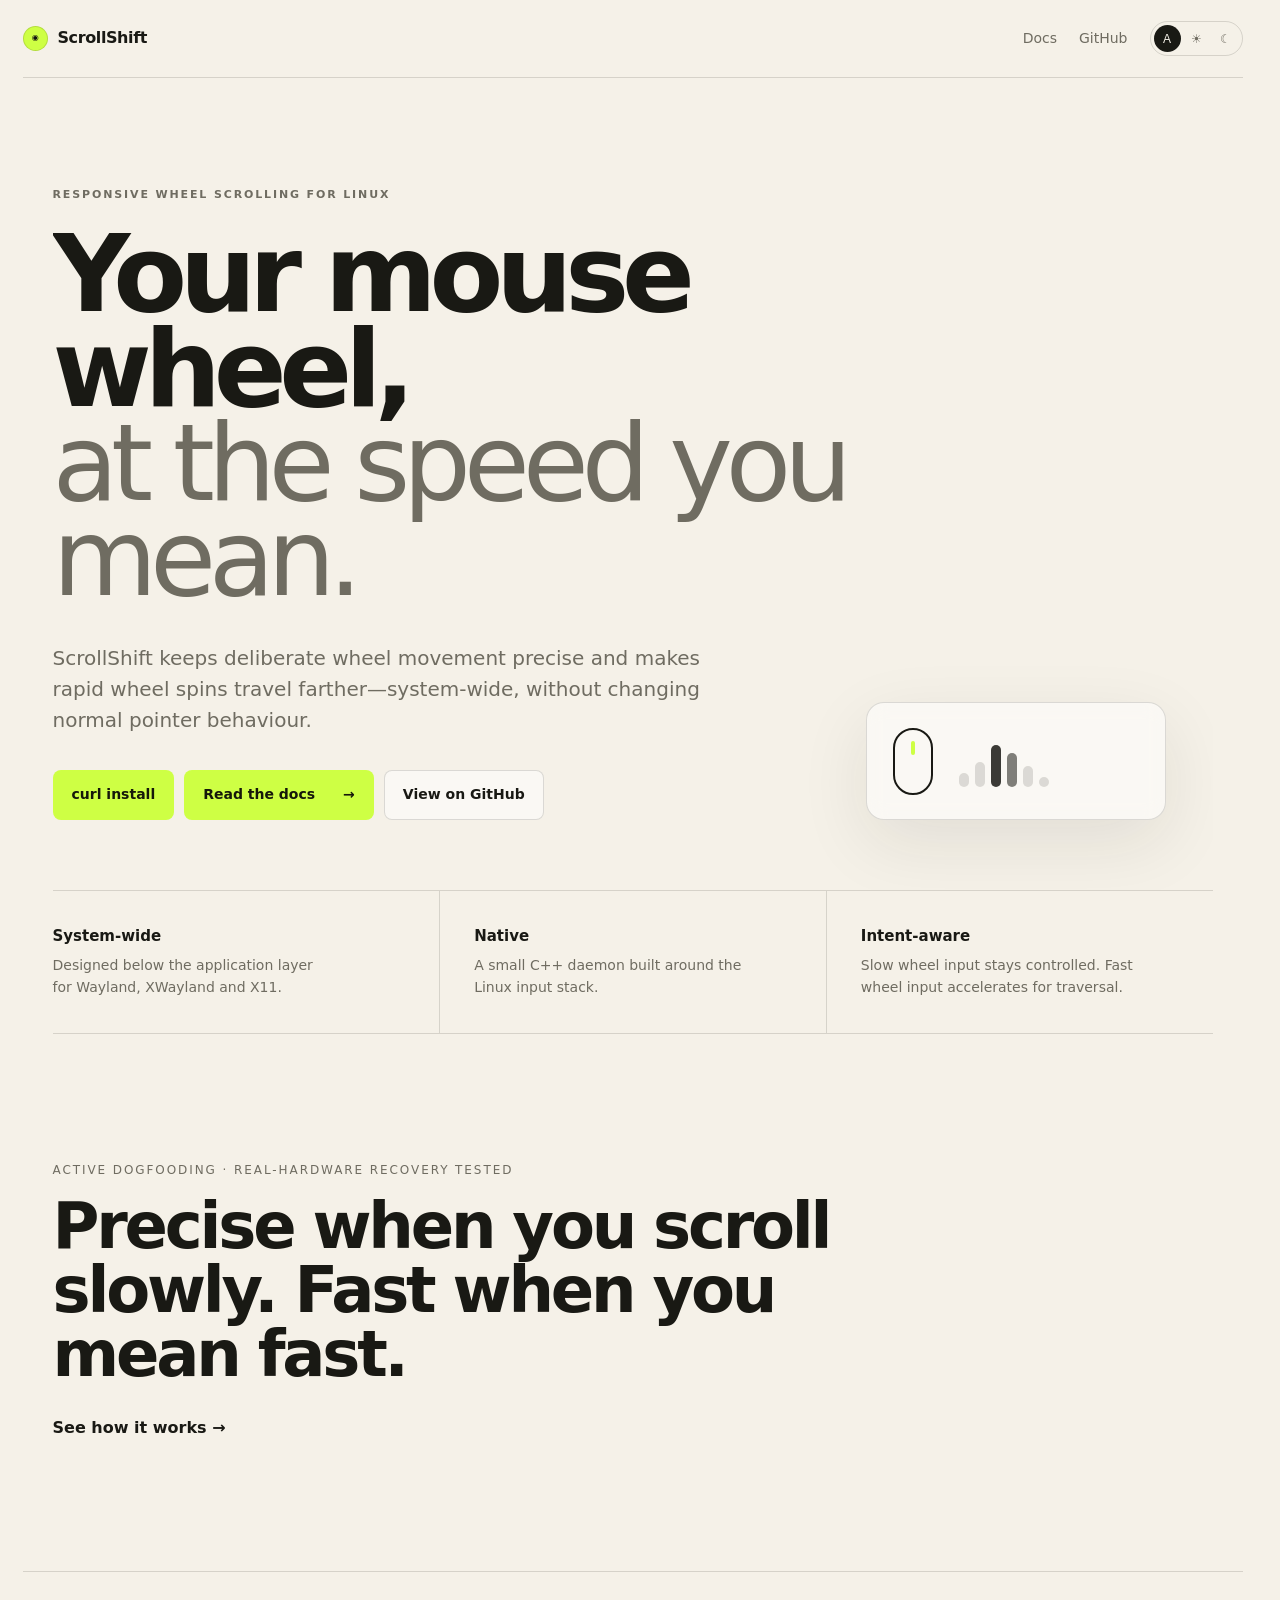
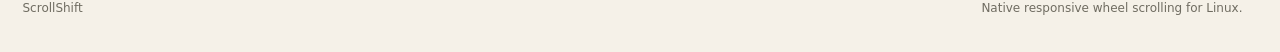
<file: index.html>
<!doctype html>
<html lang="en" data-theme="system">
<head>
	<meta charset="utf-8">
	<meta name="viewport" content="width=device-width, initial-scale=1">
	<meta name="color-scheme" content="light dark">
	<meta name="theme-color" content="#f5f1e8" media="(prefers-color-scheme: light)">
	<meta name="theme-color" content="#11110f" media="(prefers-color-scheme: dark)">
	<meta name="description" content="ScrollShift brings responsive, velocity-sensitive mouse-wheel scrolling to Linux.">
	<link rel="icon" href="assets/favicon.svg" type="image/svg+xml">
	<link rel="stylesheet" href="assets/css/style.css">
	<script>document.documentElement.dataset.theme=localStorage.getItem('scrollshift-theme')||'system';</script>
	<title>Responsive wheel scrolling for Linux · ScrollShift</title>
</head>
<body>
	<header class="site-header">
		<a class="brand" href="./" aria-label="ScrollShift home"><span class="brand-mark" aria-hidden="true">◉</span><span>ScrollShift</span></a>
		<nav class="site-nav" aria-label="Primary">
			<a href="docs/index.html">Docs</a>
			<a href="https://github.com/scrollshift-dev/ScrollShift">GitHub</a>
			<div class="theme-control" role="group" aria-label="Theme">
				<button type="button" data-theme-choice="system" aria-label="Use system theme">A</button>
				<button type="button" data-theme-choice="light" aria-label="Use light theme">☀</button>
				<button type="button" data-theme-choice="dark" aria-label="Use dark theme">☾</button>
			</div>
		</nav>
		<button class="menu-toggle" type="button" aria-expanded="false" aria-controls="mobile-menu" data-menu-toggle aria-label="Open navigation"><span></span><span></span></button>
	</header>
	<div class="mobile-menu" id="mobile-menu" data-mobile-menu hidden>
		<a href="docs/index.html">Docs</a>
		<a href="https://github.com/scrollshift-dev/ScrollShift">GitHub</a>
		<div class="theme-control" role="group" aria-label="Theme">
			<button type="button" data-theme-choice="system" aria-label="Use system theme">A</button>
			<button type="button" data-theme-choice="light" aria-label="Use light theme">☀</button>
			<button type="button" data-theme-choice="dark" aria-label="Use dark theme">☾</button>
		</div>
	</div>
	<main>
		<section class="hero shell">
			<p class="eyebrow">Responsive wheel scrolling for Linux</p>
			<h1>Your mouse wheel,<br><em>at the speed you mean.</em></h1>
			<p class="lede">ScrollShift keeps deliberate wheel movement precise and makes rapid wheel spins travel farther—system-wide, without changing normal pointer behaviour.</p>
			<div class="hero-actions">
				<a class="button primary" href="https://scrollshift.dev/install.sh">curl install</a>
				<a class="button primary" href="docs/index.html">Read the docs <span>→</span></a>
				<a class="button secondary" href="https://github.com/scrollshift-dev/ScrollShift">View on GitHub</a>
			</div>
			<div class="scroll-demo" aria-hidden="true">
				<div class="wheel"><span></span></div>
				<div class="demo-track"><i></i><i></i><i></i><i></i><i></i><i></i></div>
			</div>
		</section>
		<section class="proof shell" aria-label="ScrollShift principles">
			<article><strong>System-wide</strong><span>Designed below the application layer for Wayland, XWayland and X11.</span></article>
			<article><strong>Native</strong><span>A small C++ daemon built around the Linux input stack.</span></article>
			<article><strong>Intent-aware</strong><span>Slow wheel input stays controlled. Fast wheel input accelerates for traversal.</span></article>
		</section>
		<section class="closing shell">
			<p>Active dogfooding · real-hardware recovery tested</p>
			<h2>Precise when you scroll slowly. Fast when you mean fast.</h2>
			<a href="docs/architecture.html">See how it works →</a>
		</section>
	</main>
	<footer class="site-footer"><span>ScrollShift</span><span>Native responsive wheel scrolling for Linux.</span></footer>
	<script src="assets/js/script.js"></script>
</body>
</html>
</file>
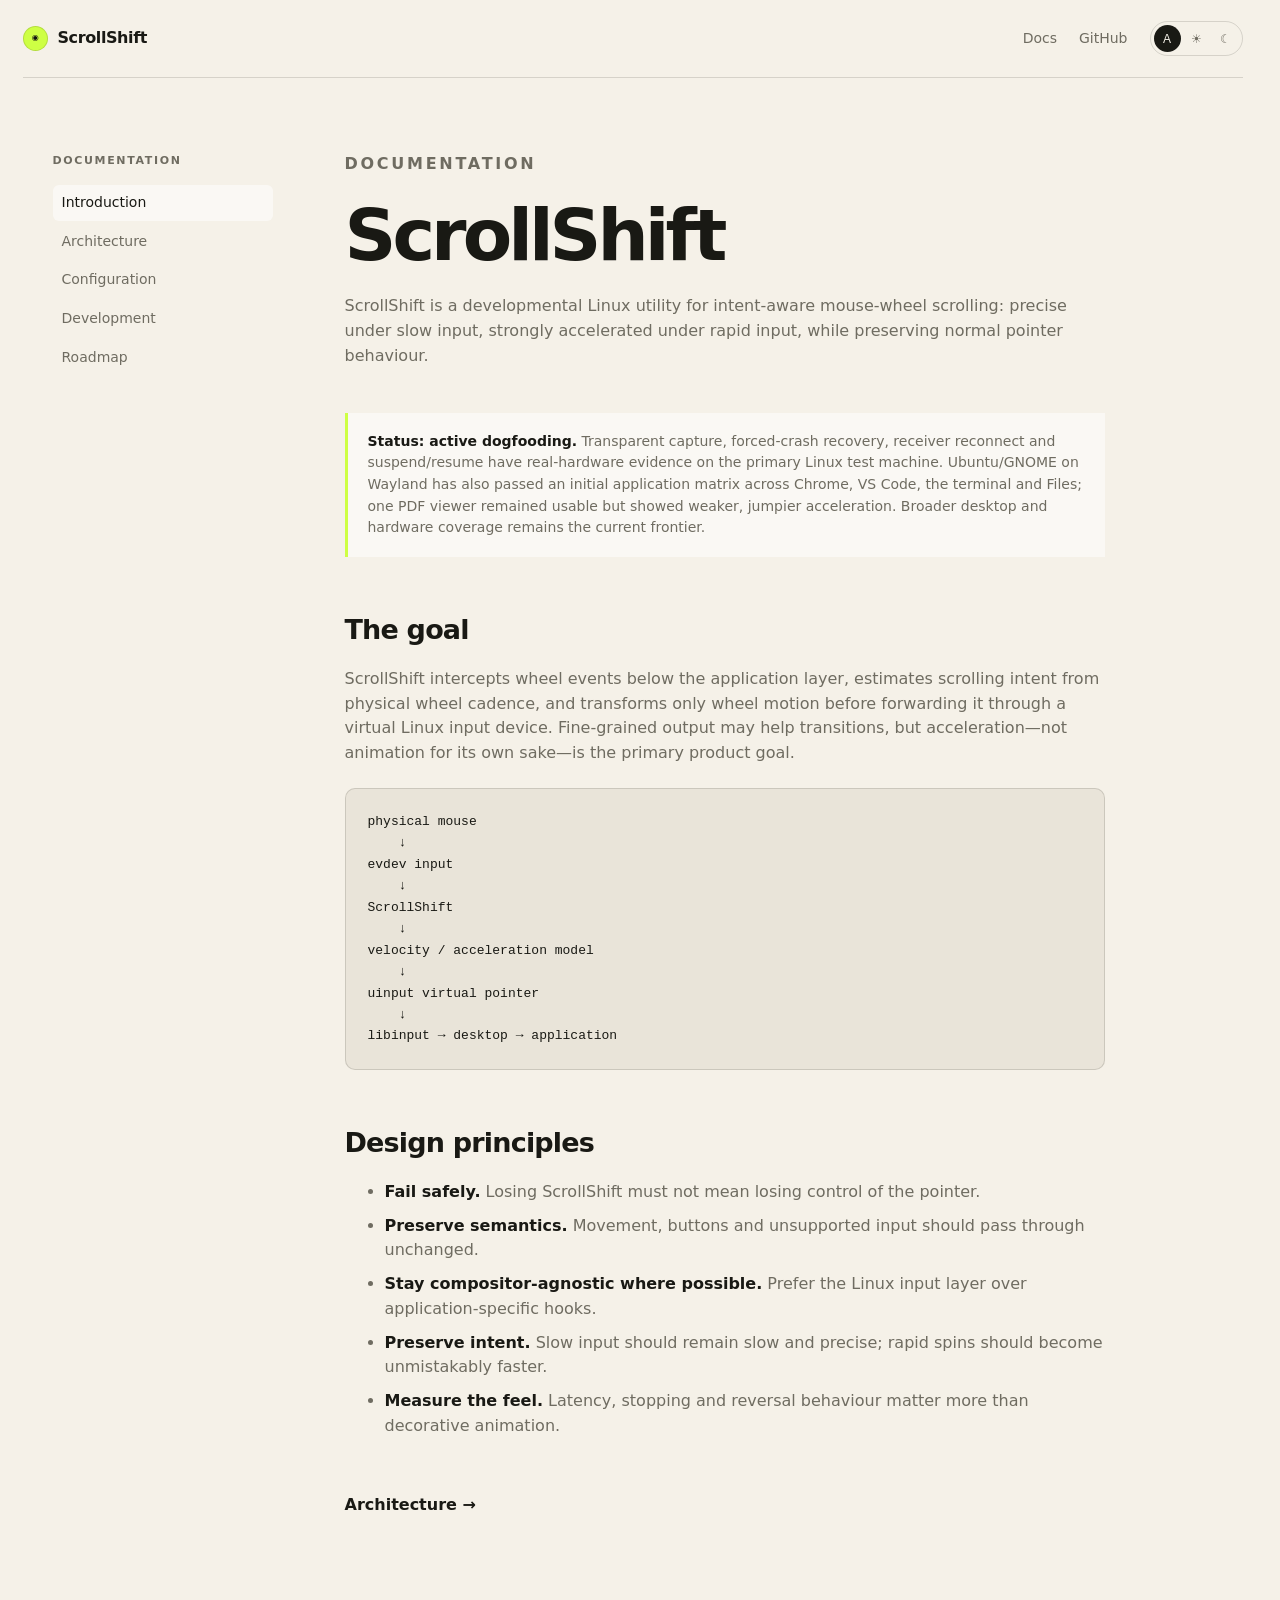
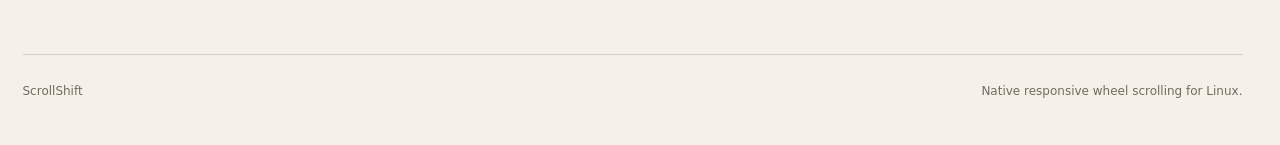
<file: docs/index.html>
<!doctype html>
<html lang="en" data-theme="system">
<head>
	<meta charset="utf-8">
	<meta name="viewport" content="width=device-width, initial-scale=1">
	<meta name="color-scheme" content="light dark">
	<meta name="theme-color" content="#f5f1e8" media="(prefers-color-scheme: light)">
	<meta name="theme-color" content="#11110f" media="(prefers-color-scheme: dark)">
	<meta name="description" content="ScrollShift brings responsive, velocity-sensitive mouse-wheel scrolling to Linux.">
	<link rel="icon" href="../assets/favicon.svg" type="image/svg+xml">
	<link rel="stylesheet" href="../assets/css/style.css">
	<script>document.documentElement.dataset.theme=localStorage.getItem('scrollshift-theme')||'system';</script>
	<title>Documentation · ScrollShift</title>
</head>
<body>
	<header class="site-header">
		<a class="brand" href="../" aria-label="ScrollShift home"><span class="brand-mark" aria-hidden="true">◉</span><span>ScrollShift</span></a>
		<nav class="site-nav" aria-label="Primary">
			<a href="./index.html">Docs</a>
			<a href="https://github.com/scrollshift-dev/ScrollShift">GitHub</a>
			<div class="theme-control" role="group" aria-label="Theme">
				<button type="button" data-theme-choice="system" aria-label="Use system theme">A</button>
				<button type="button" data-theme-choice="light" aria-label="Use light theme">☀</button>
				<button type="button" data-theme-choice="dark" aria-label="Use dark theme">☾</button>
			</div>
		</nav>
		<button class="menu-toggle" type="button" aria-expanded="false" aria-controls="mobile-menu" data-menu-toggle aria-label="Open navigation"><span></span><span></span></button>
	</header>
	<div class="mobile-menu" id="mobile-menu" data-mobile-menu hidden>
		<a href="./index.html">Docs</a>
		<a href="https://github.com/scrollshift-dev/ScrollShift">GitHub</a>
		<div class="theme-control" role="group" aria-label="Theme">
			<button type="button" data-theme-choice="system" aria-label="Use system theme">A</button>
			<button type="button" data-theme-choice="light" aria-label="Use light theme">☀</button>
			<button type="button" data-theme-choice="dark" aria-label="Use dark theme">☾</button>
		</div>
	</div>
	<main>
		<div class="docs-shell shell">
			<button class="docs-menu-toggle" type="button" aria-expanded="false" aria-controls="docs-mobile-nav" data-docs-menu-toggle aria-label="Open documentation menu"><span></span><span></span></button>
			<aside class="docs-nav">
				<p>Documentation</p>
				<a class="active" href="./index.html">Introduction</a>
				<a href="./architecture.html">Architecture</a>
				<a href="./configuration.html">Configuration</a>
				<a href="./development.html">Development</a>
				<a href="./roadmap.html">Roadmap</a>
			</aside>
			<div class="docs-mobile-nav" id="docs-mobile-nav" data-docs-mobile-nav hidden></div>
			<article class="docs-content">
				<p class="eyebrow">Documentation</p>
				<h1>ScrollShift</h1>
				<p class="docs-lede">ScrollShift is a developmental Linux utility for intent-aware mouse-wheel scrolling: precise under slow input, strongly accelerated under rapid input, while preserving normal pointer behaviour.</p>
				<div class="callout"><strong>Status: active dogfooding.</strong> Transparent capture, forced-crash recovery, receiver reconnect and suspend/resume have real-hardware evidence on the primary Linux test machine. Ubuntu/GNOME on Wayland has also passed an initial application matrix across Chrome, VS Code, the terminal and Files; one PDF viewer remained usable but showed weaker, jumpier acceleration. Broader desktop and hardware coverage remains the current frontier.</div>
				<h2 id="goal">The goal</h2>
				<p>ScrollShift intercepts wheel events below the application layer, estimates scrolling intent from physical wheel cadence, and transforms only wheel motion before forwarding it through a virtual Linux input device. Fine-grained output may help transitions, but acceleration—not animation for its own sake—is the primary product goal.</p>
				<pre><code>physical mouse
    ↓
evdev input
    ↓
ScrollShift
    ↓
velocity / acceleration model
    ↓
uinput virtual pointer
    ↓
libinput → desktop → application</code></pre>
				<h2 id="principles">Design principles</h2>
				<ul>
					<li><strong>Fail safely.</strong> Losing ScrollShift must not mean losing control of the pointer.</li>
					<li><strong>Preserve semantics.</strong> Movement, buttons and unsupported input should pass through unchanged.</li>
					<li><strong>Stay compositor-agnostic where possible.</strong> Prefer the Linux input layer over application-specific hooks.</li>
					<li><strong>Preserve intent.</strong> Slow input should remain slow and precise; rapid spins should become unmistakably faster.</li>
					<li><strong>Measure the feel.</strong> Latency, stopping and reversal behaviour matter more than decorative animation.</li>
				</ul>
				<p class="next"><a href="./architecture.html">Architecture →</a></p>
			</article>
		</div>
	</main>
	<footer class="site-footer"><span>ScrollShift</span><span>Native responsive wheel scrolling for Linux.</span></footer>
	<script src="../assets/js/script.js"></script>
</body>
</html>
</file>
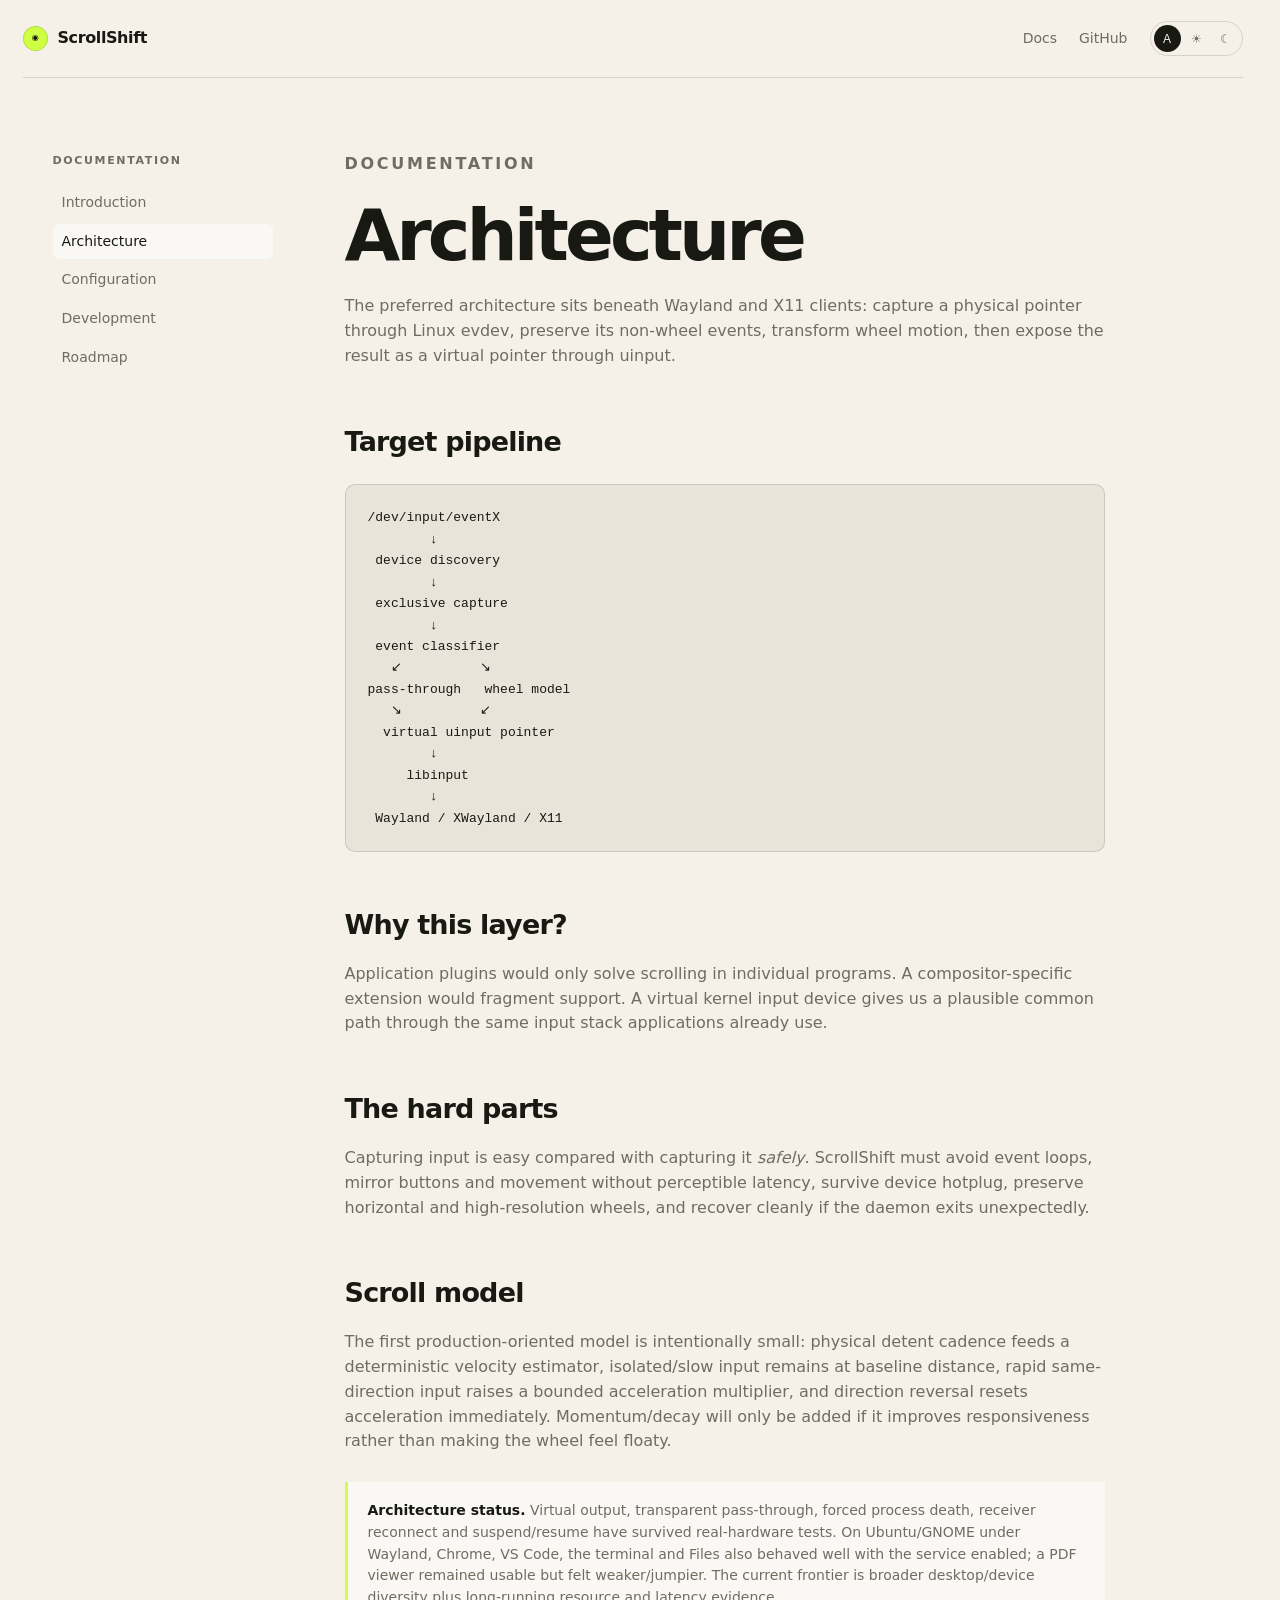
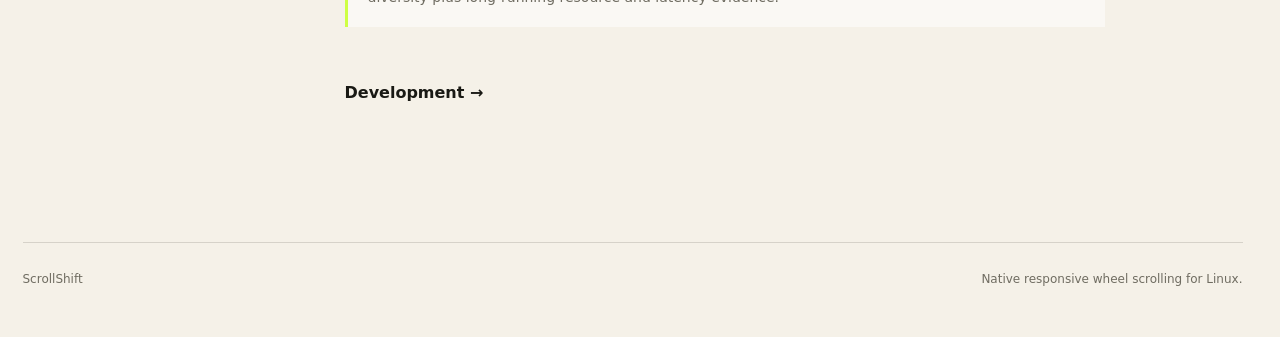
<file: docs/architecture.html>
<!doctype html>
<html lang="en" data-theme="system">
<head>
	<meta charset="utf-8">
	<meta name="viewport" content="width=device-width, initial-scale=1">
	<meta name="color-scheme" content="light dark">
	<meta name="theme-color" content="#f5f1e8" media="(prefers-color-scheme: light)">
	<meta name="theme-color" content="#11110f" media="(prefers-color-scheme: dark)">
	<meta name="description" content="ScrollShift brings responsive, velocity-sensitive mouse-wheel scrolling to Linux.">
	<link rel="icon" href="../assets/favicon.svg" type="image/svg+xml">
	<link rel="stylesheet" href="../assets/css/style.css">
	<script>document.documentElement.dataset.theme=localStorage.getItem('scrollshift-theme')||'system';</script>
	<title>Architecture · ScrollShift</title>
</head>
<body>
	<header class="site-header">
		<a class="brand" href="../" aria-label="ScrollShift home"><span class="brand-mark" aria-hidden="true">◉</span><span>ScrollShift</span></a>
		<nav class="site-nav" aria-label="Primary">
			<a href="./index.html">Docs</a>
			<a href="https://github.com/scrollshift-dev/ScrollShift">GitHub</a>
			<div class="theme-control" role="group" aria-label="Theme">
				<button type="button" data-theme-choice="system" aria-label="Use system theme">A</button>
				<button type="button" data-theme-choice="light" aria-label="Use light theme">☀</button>
				<button type="button" data-theme-choice="dark" aria-label="Use dark theme">☾</button>
			</div>
		</nav>
		<button class="menu-toggle" type="button" aria-expanded="false" aria-controls="mobile-menu" data-menu-toggle aria-label="Open navigation"><span></span><span></span></button>
	</header>
	<div class="mobile-menu" id="mobile-menu" data-mobile-menu hidden>
		<a href="./index.html">Docs</a>
		<a href="https://github.com/scrollshift-dev/ScrollShift">GitHub</a>
		<div class="theme-control" role="group" aria-label="Theme">
			<button type="button" data-theme-choice="system" aria-label="Use system theme">A</button>
			<button type="button" data-theme-choice="light" aria-label="Use light theme">☀</button>
			<button type="button" data-theme-choice="dark" aria-label="Use dark theme">☾</button>
		</div>
	</div>
	<main>
		<div class="docs-shell shell">
			<button class="docs-menu-toggle" type="button" aria-expanded="false" aria-controls="docs-mobile-nav" data-docs-menu-toggle aria-label="Open documentation menu"><span></span><span></span></button>
			<aside class="docs-nav">
				<p>Documentation</p>
				<a href="./index.html">Introduction</a>
				<a class="active" href="./architecture.html">Architecture</a>
				<a href="./configuration.html">Configuration</a>
				<a href="./development.html">Development</a>
				<a href="./roadmap.html">Roadmap</a>
			</aside>
			<div class="docs-mobile-nav" id="docs-mobile-nav" data-docs-mobile-nav hidden></div>
			<article class="docs-content">
				<p class="eyebrow">Documentation</p><h1>Architecture</h1>
				<p class="docs-lede">The preferred architecture sits beneath Wayland and X11 clients: capture a physical pointer through Linux evdev, preserve its non-wheel events, transform wheel motion, then expose the result as a virtual pointer through uinput.</p>
				<h2>Target pipeline</h2>
				<pre><code>/dev/input/eventX
        ↓
 device discovery
        ↓
 exclusive capture
        ↓
 event classifier
   ↙          ↘
pass-through   wheel model
   ↘          ↙
  virtual uinput pointer
        ↓
     libinput
        ↓
 Wayland / XWayland / X11</code></pre>
				<h2>Why this layer?</h2>
				<p>Application plugins would only solve scrolling in individual programs. A compositor-specific extension would fragment support. A virtual kernel input device gives us a plausible common path through the same input stack applications already use.</p>
				<h2>The hard parts</h2>
				<p>Capturing input is easy compared with capturing it <em>safely</em>. ScrollShift must avoid event loops, mirror buttons and movement without perceptible latency, survive device hotplug, preserve horizontal and high-resolution wheels, and recover cleanly if the daemon exits unexpectedly.</p>
				<h2>Scroll model</h2>
				<p>The first production-oriented model is intentionally small: physical detent cadence feeds a deterministic velocity estimator, isolated/slow input remains at baseline distance, rapid same-direction input raises a bounded acceleration multiplier, and direction reversal resets acceleration immediately. Momentum/decay will only be added if it improves responsiveness rather than making the wheel feel floaty.</p>
				<div class="callout"><strong>Architecture status.</strong> Virtual output, transparent pass-through, forced process death, receiver reconnect and suspend/resume have survived real-hardware tests. On Ubuntu/GNOME under Wayland, Chrome, VS Code, the terminal and Files also behaved well with the service enabled; a PDF viewer remained usable but felt weaker/jumpier. The current frontier is broader desktop/device diversity plus long-running resource and latency evidence.</div>
				<p class="next"><a href="./development.html">Development →</a></p>
			</article>
		</div>
	</main>
	<footer class="site-footer"><span>ScrollShift</span><span>Native responsive wheel scrolling for Linux.</span></footer>
	<script src="../assets/js/script.js"></script>
</body>
</html>
</file>
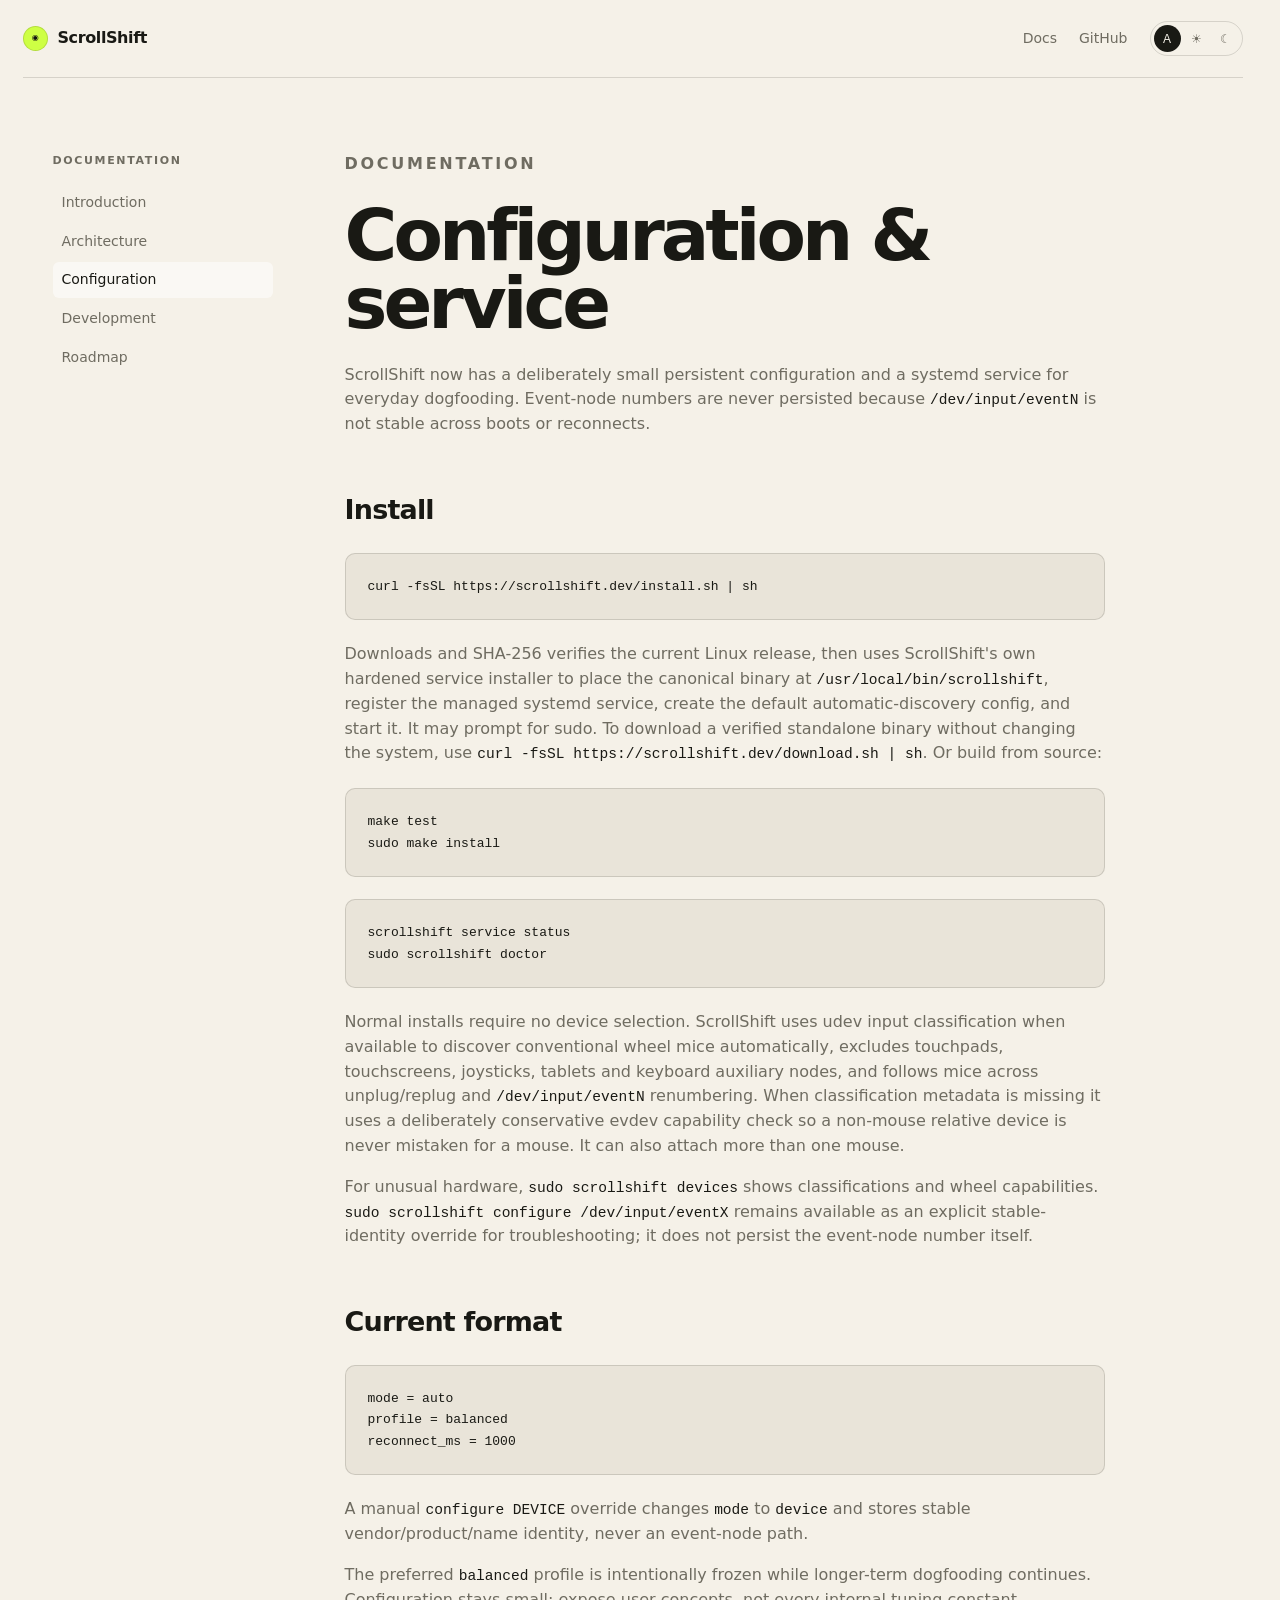
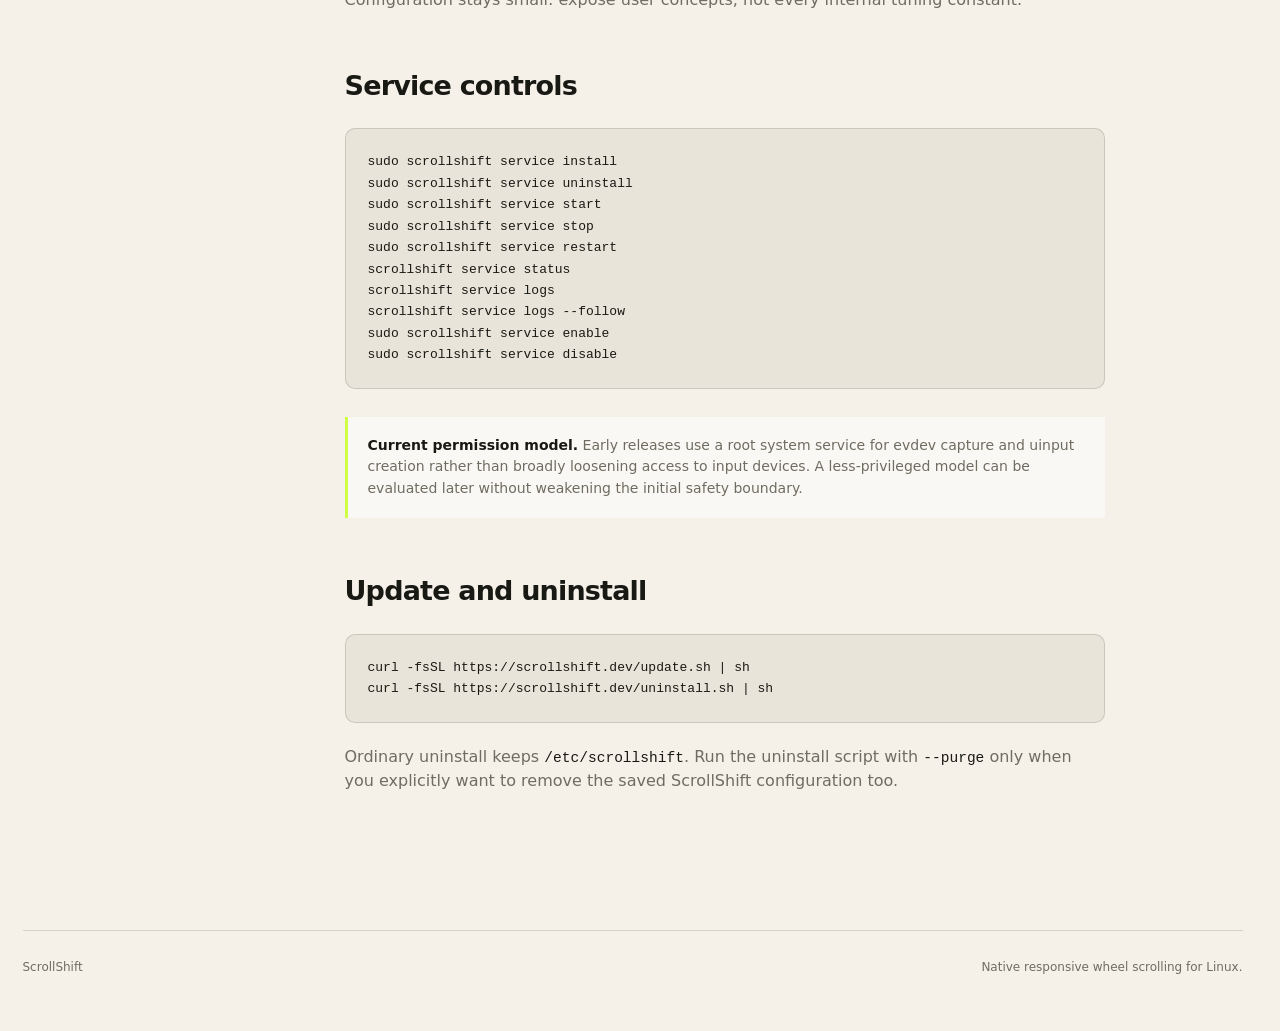
<file: docs/configuration.html>
<!doctype html>
<html lang="en" data-theme="system">
<head>
	<meta charset="utf-8">
	<meta name="viewport" content="width=device-width, initial-scale=1">
	<meta name="color-scheme" content="light dark">
	<meta name="theme-color" content="#f5f1e8" media="(prefers-color-scheme: light)">
	<meta name="theme-color" content="#11110f" media="(prefers-color-scheme: dark)">
	<meta name="description" content="ScrollShift brings responsive, velocity-sensitive mouse-wheel scrolling to Linux.">
	<link rel="icon" href="../assets/favicon.svg" type="image/svg+xml">
	<link rel="stylesheet" href="../assets/css/style.css">
	<script>document.documentElement.dataset.theme=localStorage.getItem('scrollshift-theme')||'system';</script>
	<title>Configuration · ScrollShift</title>
</head>
<body>
	<header class="site-header">
		<a class="brand" href="../" aria-label="ScrollShift home"><span class="brand-mark" aria-hidden="true">◉</span><span>ScrollShift</span></a>
		<nav class="site-nav" aria-label="Primary">
			<a href="./index.html">Docs</a>
			<a href="https://github.com/scrollshift-dev/ScrollShift">GitHub</a>
			<div class="theme-control" role="group" aria-label="Theme">
				<button type="button" data-theme-choice="system" aria-label="Use system theme">A</button>
				<button type="button" data-theme-choice="light" aria-label="Use light theme">☀</button>
				<button type="button" data-theme-choice="dark" aria-label="Use dark theme">☾</button>
			</div>
		</nav>
		<button class="menu-toggle" type="button" aria-expanded="false" aria-controls="mobile-menu" data-menu-toggle aria-label="Open navigation"><span></span><span></span></button>
	</header>
	<div class="mobile-menu" id="mobile-menu" data-mobile-menu hidden>
		<a href="./index.html">Docs</a>
		<a href="https://github.com/scrollshift-dev/ScrollShift">GitHub</a>
		<div class="theme-control" role="group" aria-label="Theme">
			<button type="button" data-theme-choice="system" aria-label="Use system theme">A</button>
			<button type="button" data-theme-choice="light" aria-label="Use light theme">☀</button>
			<button type="button" data-theme-choice="dark" aria-label="Use dark theme">☾</button>
		</div>
	</div>
	<main>
		<div class="docs-shell shell">
			<button class="docs-menu-toggle" type="button" aria-expanded="false" aria-controls="docs-mobile-nav" data-docs-menu-toggle aria-label="Open documentation menu"><span></span><span></span></button>
			<aside class="docs-nav">
				<p>Documentation</p>
				<a href="./index.html">Introduction</a>
				<a href="./architecture.html">Architecture</a>
				<a class="active" href="./configuration.html">Configuration</a>
				<a href="./development.html">Development</a>
				<a href="./roadmap.html">Roadmap</a>
			</aside>
			<div class="docs-mobile-nav" id="docs-mobile-nav" data-docs-mobile-nav hidden></div>
			<article class="docs-content">
				<p class="eyebrow">Documentation</p><h1>Configuration & service</h1>
				<p class="docs-lede">ScrollShift now has a deliberately small persistent configuration and a systemd service for everyday dogfooding. Event-node numbers are never persisted because <code>/dev/input/eventN</code> is not stable across boots or reconnects.</p>
				<h2>Install</h2>
				<pre><code>curl -fsSL https://scrollshift.dev/install.sh | sh</code></pre>
				<p>Downloads and SHA-256 verifies the current Linux release, then uses ScrollShift's own hardened service installer to place the canonical binary at <code>/usr/local/bin/scrollshift</code>, register the managed systemd service, create the default automatic-discovery config, and start it. It may prompt for sudo. To download a verified standalone binary without changing the system, use <code>curl -fsSL https://scrollshift.dev/download.sh | sh</code>. Or build from source:</p>
				<pre><code>make test
sudo make install</code></pre>
				<pre><code>scrollshift service status
sudo scrollshift doctor</code></pre>
				<p>Normal installs require no device selection. ScrollShift uses udev input classification when available to discover conventional wheel mice automatically, excludes touchpads, touchscreens, joysticks, tablets and keyboard auxiliary nodes, and follows mice across unplug/replug and <code>/dev/input/eventN</code> renumbering. When classification metadata is missing it uses a deliberately conservative evdev capability check so a non-mouse relative device is never mistaken for a mouse. It can also attach more than one mouse.</p><p>For unusual hardware, <code>sudo scrollshift devices</code> shows classifications and wheel capabilities. <code>sudo scrollshift configure /dev/input/eventX</code> remains available as an explicit stable-identity override for troubleshooting; it does not persist the event-node number itself.</p>
				<h2>Current format</h2>
				<pre><code>mode = auto
profile = balanced
reconnect_ms = 1000</code></pre>
				<p>A manual <code>configure DEVICE</code> override changes <code>mode</code> to <code>device</code> and stores stable vendor/product/name identity, never an event-node path.</p>
				<p>The preferred <code>balanced</code> profile is intentionally frozen while longer-term dogfooding continues. Configuration stays small: expose user concepts, not every internal tuning constant.</p>
				<h2>Service controls</h2>
				<pre><code>sudo scrollshift service install
sudo scrollshift service uninstall
sudo scrollshift service start
sudo scrollshift service stop
sudo scrollshift service restart
scrollshift service status
scrollshift service logs
scrollshift service logs --follow
sudo scrollshift service enable
sudo scrollshift service disable</code></pre>
				<div class="callout"><strong>Current permission model.</strong> Early releases use a root system service for evdev capture and uinput creation rather than broadly loosening access to input devices. A less-privileged model can be evaluated later without weakening the initial safety boundary.</div>
			<h2>Update and uninstall</h2>
				<pre><code>curl -fsSL https://scrollshift.dev/update.sh | sh
curl -fsSL https://scrollshift.dev/uninstall.sh | sh</code></pre>
				<p>Ordinary uninstall keeps <code>/etc/scrollshift</code>. Run the uninstall script with <code>--purge</code> only when you explicitly want to remove the saved ScrollShift configuration too.</p>
			</article>
		</div>
	</main>
	<footer class="site-footer"><span>ScrollShift</span><span>Native responsive wheel scrolling for Linux.</span></footer>
	<script src="../assets/js/script.js"></script>
</body>
</html>
</file>
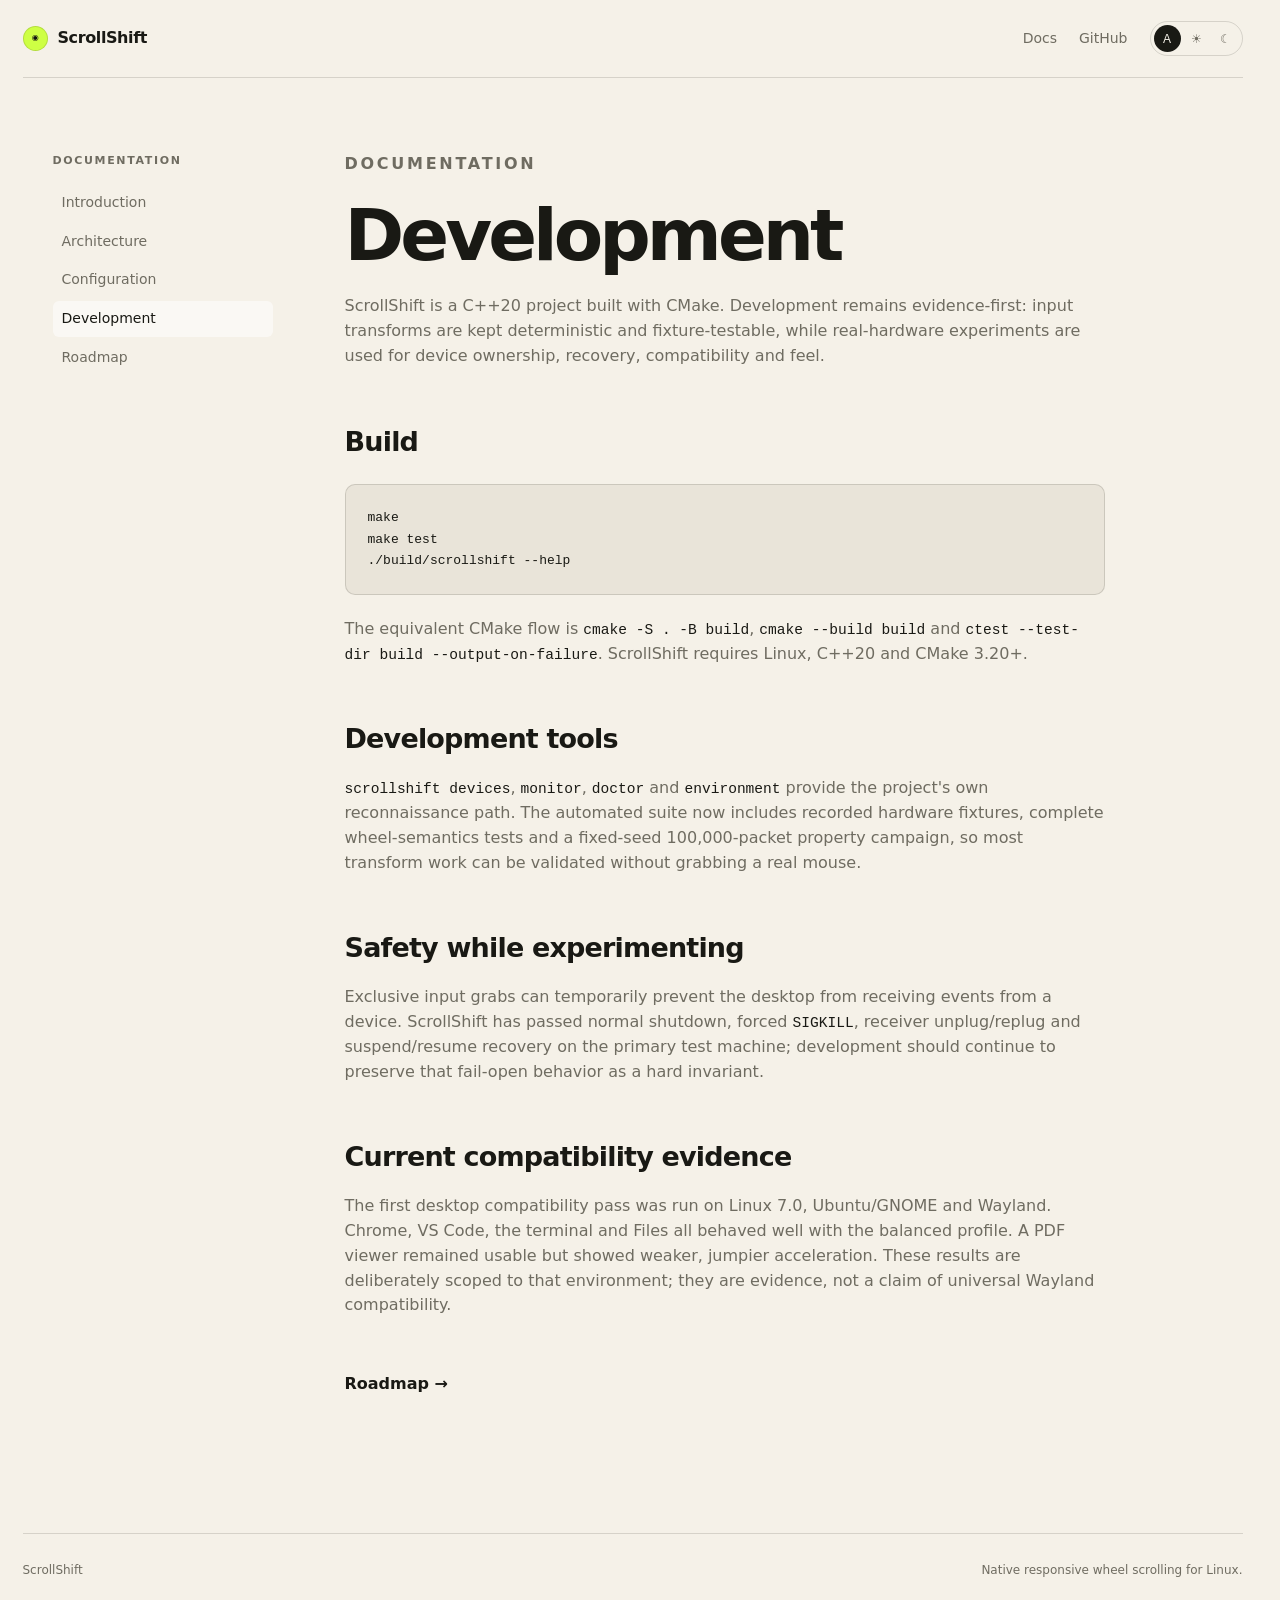
<file: docs/development.html>
<!doctype html>
<html lang="en" data-theme="system">
<head>
	<meta charset="utf-8">
	<meta name="viewport" content="width=device-width, initial-scale=1">
	<meta name="color-scheme" content="light dark">
	<meta name="theme-color" content="#f5f1e8" media="(prefers-color-scheme: light)">
	<meta name="theme-color" content="#11110f" media="(prefers-color-scheme: dark)">
	<meta name="description" content="ScrollShift brings responsive, velocity-sensitive mouse-wheel scrolling to Linux.">
	<link rel="icon" href="../assets/favicon.svg" type="image/svg+xml">
	<link rel="stylesheet" href="../assets/css/style.css">
	<script>document.documentElement.dataset.theme=localStorage.getItem('scrollshift-theme')||'system';</script>
	<title>Development · ScrollShift</title>
</head>
<body>
	<header class="site-header">
		<a class="brand" href="../" aria-label="ScrollShift home"><span class="brand-mark" aria-hidden="true">◉</span><span>ScrollShift</span></a>
		<nav class="site-nav" aria-label="Primary">
			<a href="./index.html">Docs</a>
			<a href="https://github.com/scrollshift-dev/ScrollShift">GitHub</a>
			<div class="theme-control" role="group" aria-label="Theme">
				<button type="button" data-theme-choice="system" aria-label="Use system theme">A</button>
				<button type="button" data-theme-choice="light" aria-label="Use light theme">☀</button>
				<button type="button" data-theme-choice="dark" aria-label="Use dark theme">☾</button>
			</div>
		</nav>
		<button class="menu-toggle" type="button" aria-expanded="false" aria-controls="mobile-menu" data-menu-toggle aria-label="Open navigation"><span></span><span></span></button>
	</header>
	<div class="mobile-menu" id="mobile-menu" data-mobile-menu hidden>
		<a href="./index.html">Docs</a>
		<a href="https://github.com/scrollshift-dev/ScrollShift">GitHub</a>
		<div class="theme-control" role="group" aria-label="Theme">
			<button type="button" data-theme-choice="system" aria-label="Use system theme">A</button>
			<button type="button" data-theme-choice="light" aria-label="Use light theme">☀</button>
			<button type="button" data-theme-choice="dark" aria-label="Use dark theme">☾</button>
		</div>
	</div>
	<main>
		<div class="docs-shell shell">
			<button class="docs-menu-toggle" type="button" aria-expanded="false" aria-controls="docs-mobile-nav" data-docs-menu-toggle aria-label="Open documentation menu"><span></span><span></span></button>
			<aside class="docs-nav">
				<p>Documentation</p>
				<a href="./index.html">Introduction</a>
				<a href="./architecture.html">Architecture</a>
				<a href="./configuration.html">Configuration</a>
				<a class="active" href="./development.html">Development</a>
				<a href="./roadmap.html">Roadmap</a>
			</aside>
			<div class="docs-mobile-nav" id="docs-mobile-nav" data-docs-mobile-nav hidden></div>
			<article class="docs-content">
				<p class="eyebrow">Documentation</p><h1>Development</h1>
				<p class="docs-lede">ScrollShift is a C++20 project built with CMake. Development remains evidence-first: input transforms are kept deterministic and fixture-testable, while real-hardware experiments are used for device ownership, recovery, compatibility and feel.</p>
				<h2>Build</h2>
				<pre><code>make
make test
./build/scrollshift --help</code></pre>
		<p>The equivalent CMake flow is <code>cmake -S . -B build</code>, <code>cmake --build build</code> and <code>ctest --test-dir build --output-on-failure</code>. ScrollShift requires Linux, C++20 and CMake 3.20+.</p>
				<h2>Development tools</h2>
				<p><code>scrollshift devices</code>, <code>monitor</code>, <code>doctor</code> and <code>environment</code> provide the project's own reconnaissance path. The automated suite now includes recorded hardware fixtures, complete wheel-semantics tests and a fixed-seed 100,000-packet property campaign, so most transform work can be validated without grabbing a real mouse.</p>
				<h2>Safety while experimenting</h2>
				<p>Exclusive input grabs can temporarily prevent the desktop from receiving events from a device. ScrollShift has passed normal shutdown, forced <code>SIGKILL</code>, receiver unplug/replug and suspend/resume recovery on the primary test machine; development should continue to preserve that fail-open behavior as a hard invariant.</p>
				<h2>Current compatibility evidence</h2>
				<p>The first desktop compatibility pass was run on Linux 7.0, Ubuntu/GNOME and Wayland. Chrome, VS Code, the terminal and Files all behaved well with the balanced profile. A PDF viewer remained usable but showed weaker, jumpier acceleration. These results are deliberately scoped to that environment; they are evidence, not a claim of universal Wayland compatibility.</p>
				<p class="next"><a href="./roadmap.html">Roadmap →</a></p>
			</article>
		</div>
	</main>
	<footer class="site-footer"><span>ScrollShift</span><span>Native responsive wheel scrolling for Linux.</span></footer>
	<script src="../assets/js/script.js"></script>
</body>
</html>
</file>
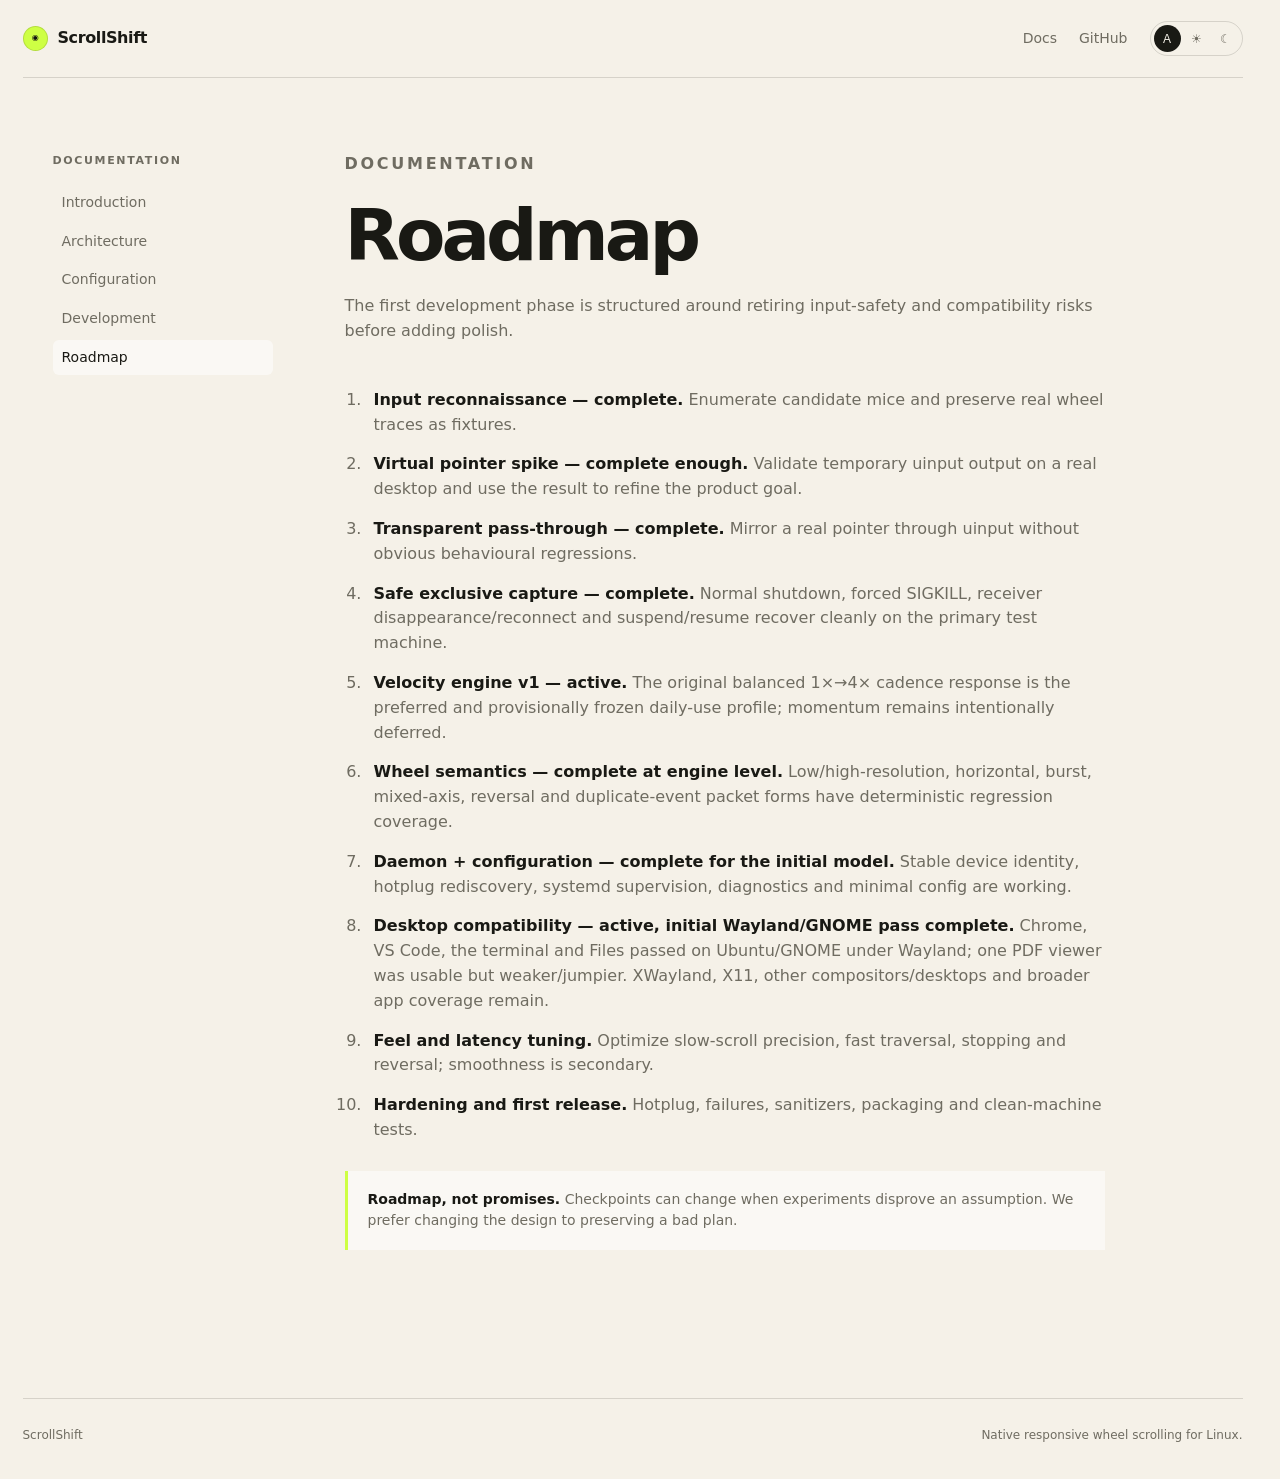
<file: docs/roadmap.html>
<!doctype html>
<html lang="en" data-theme="system">
<head>
	<meta charset="utf-8">
	<meta name="viewport" content="width=device-width, initial-scale=1">
	<meta name="color-scheme" content="light dark">
	<meta name="theme-color" content="#f5f1e8" media="(prefers-color-scheme: light)">
	<meta name="theme-color" content="#11110f" media="(prefers-color-scheme: dark)">
	<meta name="description" content="ScrollShift brings responsive, velocity-sensitive mouse-wheel scrolling to Linux.">
	<link rel="icon" href="../assets/favicon.svg" type="image/svg+xml">
	<link rel="stylesheet" href="../assets/css/style.css">
	<script>document.documentElement.dataset.theme=localStorage.getItem('scrollshift-theme')||'system';</script>
	<title>Roadmap · ScrollShift</title>
</head>
<body>
	<header class="site-header">
		<a class="brand" href="../" aria-label="ScrollShift home"><span class="brand-mark" aria-hidden="true">◉</span><span>ScrollShift</span></a>
		<nav class="site-nav" aria-label="Primary">
			<a href="./index.html">Docs</a>
			<a href="https://github.com/scrollshift-dev/ScrollShift">GitHub</a>
			<div class="theme-control" role="group" aria-label="Theme">
				<button type="button" data-theme-choice="system" aria-label="Use system theme">A</button>
				<button type="button" data-theme-choice="light" aria-label="Use light theme">☀</button>
				<button type="button" data-theme-choice="dark" aria-label="Use dark theme">☾</button>
			</div>
		</nav>
		<button class="menu-toggle" type="button" aria-expanded="false" aria-controls="mobile-menu" data-menu-toggle aria-label="Open navigation"><span></span><span></span></button>
	</header>
	<div class="mobile-menu" id="mobile-menu" data-mobile-menu hidden>
		<a href="./index.html">Docs</a>
		<a href="https://github.com/scrollshift-dev/ScrollShift">GitHub</a>
		<div class="theme-control" role="group" aria-label="Theme">
			<button type="button" data-theme-choice="system" aria-label="Use system theme">A</button>
			<button type="button" data-theme-choice="light" aria-label="Use light theme">☀</button>
			<button type="button" data-theme-choice="dark" aria-label="Use dark theme">☾</button>
		</div>
	</div>
	<main>
		<div class="docs-shell shell">
			<button class="docs-menu-toggle" type="button" aria-expanded="false" aria-controls="docs-mobile-nav" data-docs-menu-toggle aria-label="Open documentation menu"><span></span><span></span></button>
			<aside class="docs-nav">
				<p>Documentation</p>
				<a href="./index.html">Introduction</a>
				<a href="./architecture.html">Architecture</a>
				<a href="./configuration.html">Configuration</a>
				<a href="./development.html">Development</a>
				<a class="active" href="./roadmap.html">Roadmap</a>
			</aside>
			<div class="docs-mobile-nav" id="docs-mobile-nav" data-docs-mobile-nav hidden></div>
			<article class="docs-content">
				<p class="eyebrow">Documentation</p><h1>Roadmap</h1>
				<p class="docs-lede">The first development phase is structured around retiring input-safety and compatibility risks before adding polish.</p>
				<ol class="roadmap-list">
					<li><strong>Input reconnaissance — complete.</strong> Enumerate candidate mice and preserve real wheel traces as fixtures.</li>
					<li><strong>Virtual pointer spike — complete enough.</strong> Validate temporary uinput output on a real desktop and use the result to refine the product goal.</li>
					<li><strong>Transparent pass-through — complete.</strong> Mirror a real pointer through uinput without obvious behavioural regressions.</li>
					<li><strong>Safe exclusive capture — complete.</strong> Normal shutdown, forced SIGKILL, receiver disappearance/reconnect and suspend/resume recover cleanly on the primary test machine.</li>
					<li><strong>Velocity engine v1 — active.</strong> The original balanced 1×→4× cadence response is the preferred and provisionally frozen daily-use profile; momentum remains intentionally deferred.</li>
					<li><strong>Wheel semantics — complete at engine level.</strong> Low/high-resolution, horizontal, burst, mixed-axis, reversal and duplicate-event packet forms have deterministic regression coverage.</li>
					<li><strong>Daemon + configuration — complete for the initial model.</strong> Stable device identity, hotplug rediscovery, systemd supervision, diagnostics and minimal config are working.</li>
					<li><strong>Desktop compatibility — active, initial Wayland/GNOME pass complete.</strong> Chrome, VS Code, the terminal and Files passed on Ubuntu/GNOME under Wayland; one PDF viewer was usable but weaker/jumpier. XWayland, X11, other compositors/desktops and broader app coverage remain.</li>
					<li><strong>Feel and latency tuning.</strong> Optimize slow-scroll precision, fast traversal, stopping and reversal; smoothness is secondary.</li>
					<li><strong>Hardening and first release.</strong> Hotplug, failures, sanitizers, packaging and clean-machine tests.</li>
				</ol>
				<div class="callout"><strong>Roadmap, not promises.</strong> Checkpoints can change when experiments disprove an assumption. We prefer changing the design to preserving a bad plan.</div>
			</article>
		</div>
	</main>
	<footer class="site-footer"><span>ScrollShift</span><span>Native responsive wheel scrolling for Linux.</span></footer>
	<script src="../assets/js/script.js"></script>
</body>
</html>
</file>
<file: assets/css/style.css>
:root {
  --bg: #f5f1e8; --surface: rgba(255,255,255,.52); --text: #191914; --muted: #6f6c61;
  --line: rgba(25,25,20,.14); --accent: #ceff44; --accent-ink: #15180a; --code: #e9e4d9;
  --shadow: 0 22px 70px rgba(37,33,22,.09); color-scheme: light;
}
:root[data-theme="dark"] { --bg:#11110f;--surface:rgba(255,255,255,.045);--text:#f3efe5;--muted:#aaa69b;--line:rgba(255,255,255,.13);--accent:#ceff44;--accent-ink:#101208;--code:#1a1a17;--shadow:0 22px 70px rgba(0,0,0,.25);color-scheme:dark; }
@media (prefers-color-scheme: dark) { :root[data-theme="system"] { --bg:#11110f;--surface:rgba(255,255,255,.045);--text:#f3efe5;--muted:#aaa69b;--line:rgba(255,255,255,.13);--accent:#ceff44;--accent-ink:#101208;--code:#1a1a17;--shadow:0 22px 70px rgba(0,0,0,.25);color-scheme:dark; } }
*{box-sizing:border-box} html{background:var(--bg);scroll-behavior:smooth} body{margin:0;color:var(--text);background:var(--bg);font-family:Inter,ui-sans-serif,system-ui,-apple-system,BlinkMacSystemFont,"Segoe UI",sans-serif;line-height:1.55} a{color:inherit} .shell{width:min(1160px,calc(100% - 42px));margin-inline:auto}
.site-header{height:78px;display:flex;align-items:center;justify-content:space-between;width:min(1220px,calc(100% - 42px));margin:auto;border-bottom:1px solid var(--line)}.brand{text-decoration:none;font-weight:760;letter-spacing:-.025em;display:flex;gap:10px;align-items:center}.brand-mark{width:25px;height:25px;border:1px solid var(--line);border-radius:50%;display:grid;place-items:center;font-size:8px;background:var(--accent);color:#111}.site-nav{display:flex;align-items:center;gap:22px}.site-nav>a{text-decoration:none;font-size:14px;color:var(--muted)}.site-nav>a:hover{color:var(--text)}
.theme-control{display:flex;border:1px solid var(--line);border-radius:999px;padding:3px;gap:2px}.theme-control button{width:27px;height:27px;border:0;border-radius:50%;background:transparent;color:var(--muted);cursor:pointer;font-size:12px}.theme-control button[aria-pressed="true"]{background:var(--text);color:var(--bg)}
.hero{min-height:690px;padding:108px 0 70px;position:relative;overflow:hidden}.eyebrow{text-transform:uppercase;letter-spacing:.17em;font-size:11px;font-weight:780;color:var(--muted);margin:0 0 24px}.hero h1{font-size:clamp(60px,8.4vw,124px);line-height:.88;letter-spacing:-.068em;margin:0;max-width:970px;font-weight:790}.hero h1 em{font-style:normal;color:var(--muted);font-weight:520}.lede{font-size:20px;max-width:650px;color:var(--muted);margin:38px 0 0}.hero-actions{display:flex;gap:10px;margin-top:34px}.button{display:inline-flex;align-items:center;gap:28px;padding:13px 18px;border-radius:8px;text-decoration:none;font-size:14px;font-weight:700;border:1px solid var(--line)}.button.primary{background:var(--accent);color:var(--accent-ink);border-color:transparent}.button.secondary{background:var(--surface)}
.scroll-demo{position:absolute;right:4%;bottom:70px;width:300px;height:118px;border:1px solid var(--line);background:var(--surface);backdrop-filter:blur(10px);border-radius:18px;box-shadow:var(--shadow);display:flex;align-items:center;padding:26px;gap:26px}.wheel{width:40px;height:67px;border:2px solid var(--text);border-radius:24px;display:flex;justify-content:center;padding-top:11px}.wheel span{width:4px;height:14px;border-radius:5px;background:var(--accent);animation:wheel 1.6s ease-in-out infinite}.demo-track{height:52px;flex:1;display:flex;align-items:flex-end;gap:6px}.demo-track i{width:10px;border-radius:5px;background:var(--text);opacity:.14;height:14px}.demo-track i:nth-child(2){height:25px}.demo-track i:nth-child(3){height:42px;opacity:.85}.demo-track i:nth-child(4){height:34px;opacity:.55}.demo-track i:nth-child(5){height:21px}.demo-track i:nth-child(6){height:10px}@keyframes wheel{50%{transform:translateY(17px);opacity:.2}}
.proof{display:grid;grid-template-columns:repeat(3,1fr);border-top:1px solid var(--line);border-bottom:1px solid var(--line)}.proof article{padding:34px 34px 34px 0;display:grid;gap:7px}.proof article+article{border-left:1px solid var(--line);padding-left:34px}.proof strong{font-size:15px}.proof span{color:var(--muted);font-size:14px;max-width:280px}.closing{padding:115px 0 130px}.closing>p{font-size:12px;text-transform:uppercase;letter-spacing:.16em;color:var(--muted)}.closing h2{font-size:clamp(36px,5vw,70px);line-height:1;letter-spacing:-.05em;max-width:800px;margin:15px 0 30px}.closing a{font-weight:750;text-decoration:none}.site-footer{width:min(1220px,calc(100% - 42px));margin:auto;padding:27px 0 34px;border-top:1px solid var(--line);display:flex;justify-content:space-between;font-size:12px;color:var(--muted)}
.docs-shell{display:grid;grid-template-columns:220px minmax(0,760px);gap:72px;padding:74px 0 120px}.docs-nav{position:sticky;top:30px;align-self:start;display:grid;gap:3px}.docs-nav p{font-size:11px;text-transform:uppercase;letter-spacing:.15em;color:var(--muted);font-weight:760;margin:0 0 13px}.docs-nav a{text-decoration:none;color:var(--muted);padding:7px 9px;border-radius:6px;font-size:14px}.docs-nav a:hover,.docs-nav a.active{color:var(--text);background:var(--surface)}.docs-content h1{font-size:clamp(44px,6vw,72px);letter-spacing:-.055em;line-height:.95;margin:0 0 25px}.docs-lede{font-size:20px;color:var(--muted);margin:0 0 44px}.docs-content h2{font-size:27px;letter-spacing:-.03em;margin:52px 0 15px}.docs-content p,.docs-content li{font-size:16px;color:var(--muted)}.docs-content strong{color:var(--text)}.docs-content code{font-family:"SFMono-Regular",Consolas,"Liberation Mono",monospace;font-size:.91em;color:var(--text)}.docs-content pre{background:var(--code);border:1px solid var(--line);padding:22px;border-radius:10px;overflow:auto;line-height:1.65;margin:22px 0}.docs-content pre code{font-size:13px}.docs-content li+li{margin-top:9px}.callout{border-left:3px solid var(--accent);background:var(--surface);padding:18px 20px;margin:28px 0;color:var(--muted);font-size:14px}.next{margin-top:54px!important}.next a{color:var(--text);font-weight:750;text-decoration:none}.roadmap-list{padding-left:22px}.roadmap-list li{padding-left:7px;margin-bottom:15px}
@media(max-width:850px){.hero{padding-top:80px;min-height:auto}.scroll-demo{display:none}.proof{grid-template-columns:1fr}.proof article{padding:27px 0}.proof article+article{border-left:0;border-top:1px solid var(--line);padding-left:0}.docs-shell{grid-template-columns:1fr;gap:38px}.docs-nav{position:static;display:flex;flex-wrap:wrap}.docs-nav p{width:100%}.site-nav{gap:12px}.site-nav>a:first-child{display:none}}
@media(max-width:560px){.site-header{height:66px}.site-nav>a{display:none}.hero{padding:68px 0 58px}.hero h1{font-size:56px}.lede{font-size:17px}.hero-actions{align-items:stretch;flex-direction:column;max-width:260px}.closing{padding:80px 0}.site-footer{gap:20px;flex-direction:column}.docs-shell{padding-top:48px}.docs-content h1{font-size:46px}.docs-nav a{padding-left:0;background:none!important;margin-right:10px}}
html{scrollbar-gutter:stable}.menu-toggle,.docs-menu-toggle{display:none;width:44px;height:44px;padding:0;border:0;background:transparent;position:fixed;z-index:45;cursor:pointer}.menu-toggle span,.docs-menu-toggle span{position:absolute;left:9px;width:26px;height:2px;border-radius:2px;background:var(--text);transition:transform .18s ease,top .18s ease}.menu-toggle span:first-child,.docs-menu-toggle span:first-child{top:16px}.menu-toggle span:last-child,.docs-menu-toggle span:last-child{top:27px}.menu-toggle[aria-expanded="true"] span:first-child,.docs-menu-toggle[aria-expanded="true"] span:first-child{top:21px;transform:rotate(45deg)}.menu-toggle[aria-expanded="true"] span:last-child,.docs-menu-toggle[aria-expanded="true"] span:last-child{top:21px;transform:rotate(-45deg)}.menu-toggle{top:15px;right:18px}.docs-menu-toggle{top:85px;right:18px}.mobile-menu,.docs-mobile-nav{display:none;position:fixed;inset:0;z-index:15;padding:86px 22px 60px;background:var(--bg);overflow-y:auto;overscroll-behavior:contain}.docs-mobile-nav{padding-top:142px}.mobile-menu.open,.docs-mobile-nav.open{display:block}.mobile-menu>a{display:block;padding:20px 2px;border-bottom:1px solid var(--line);color:var(--text);font-size:18px;font-weight:650;text-decoration:none}.mobile-menu>a:hover{color:var(--accent)}.mobile-menu .theme-control{display:flex;gap:6px;margin:22px 0 0;padding-top:18px;border-top:1px solid var(--line)}.docs-mobile-nav p{margin:20px 2px 6px;color:var(--muted);font:800 10px ui-monospace,monospace;letter-spacing:.14em;text-transform:uppercase}.docs-mobile-nav p:first-child{margin-top:0}.docs-mobile-nav a{display:block;padding:12px 2px;border-bottom:1px solid var(--line);color:var(--muted);font-size:15px;text-decoration:none}.docs-mobile-nav a:hover,.docs-mobile-nav a.active{color:var(--text)}@media(max-width:560px){.site-nav{display:none}.menu-toggle{display:block}.docs-menu-toggle{display:block}.mobile-menu.open,.docs-mobile-nav.open{display:block}.docs-shell .docs-nav{display:none!important}}
</file>
